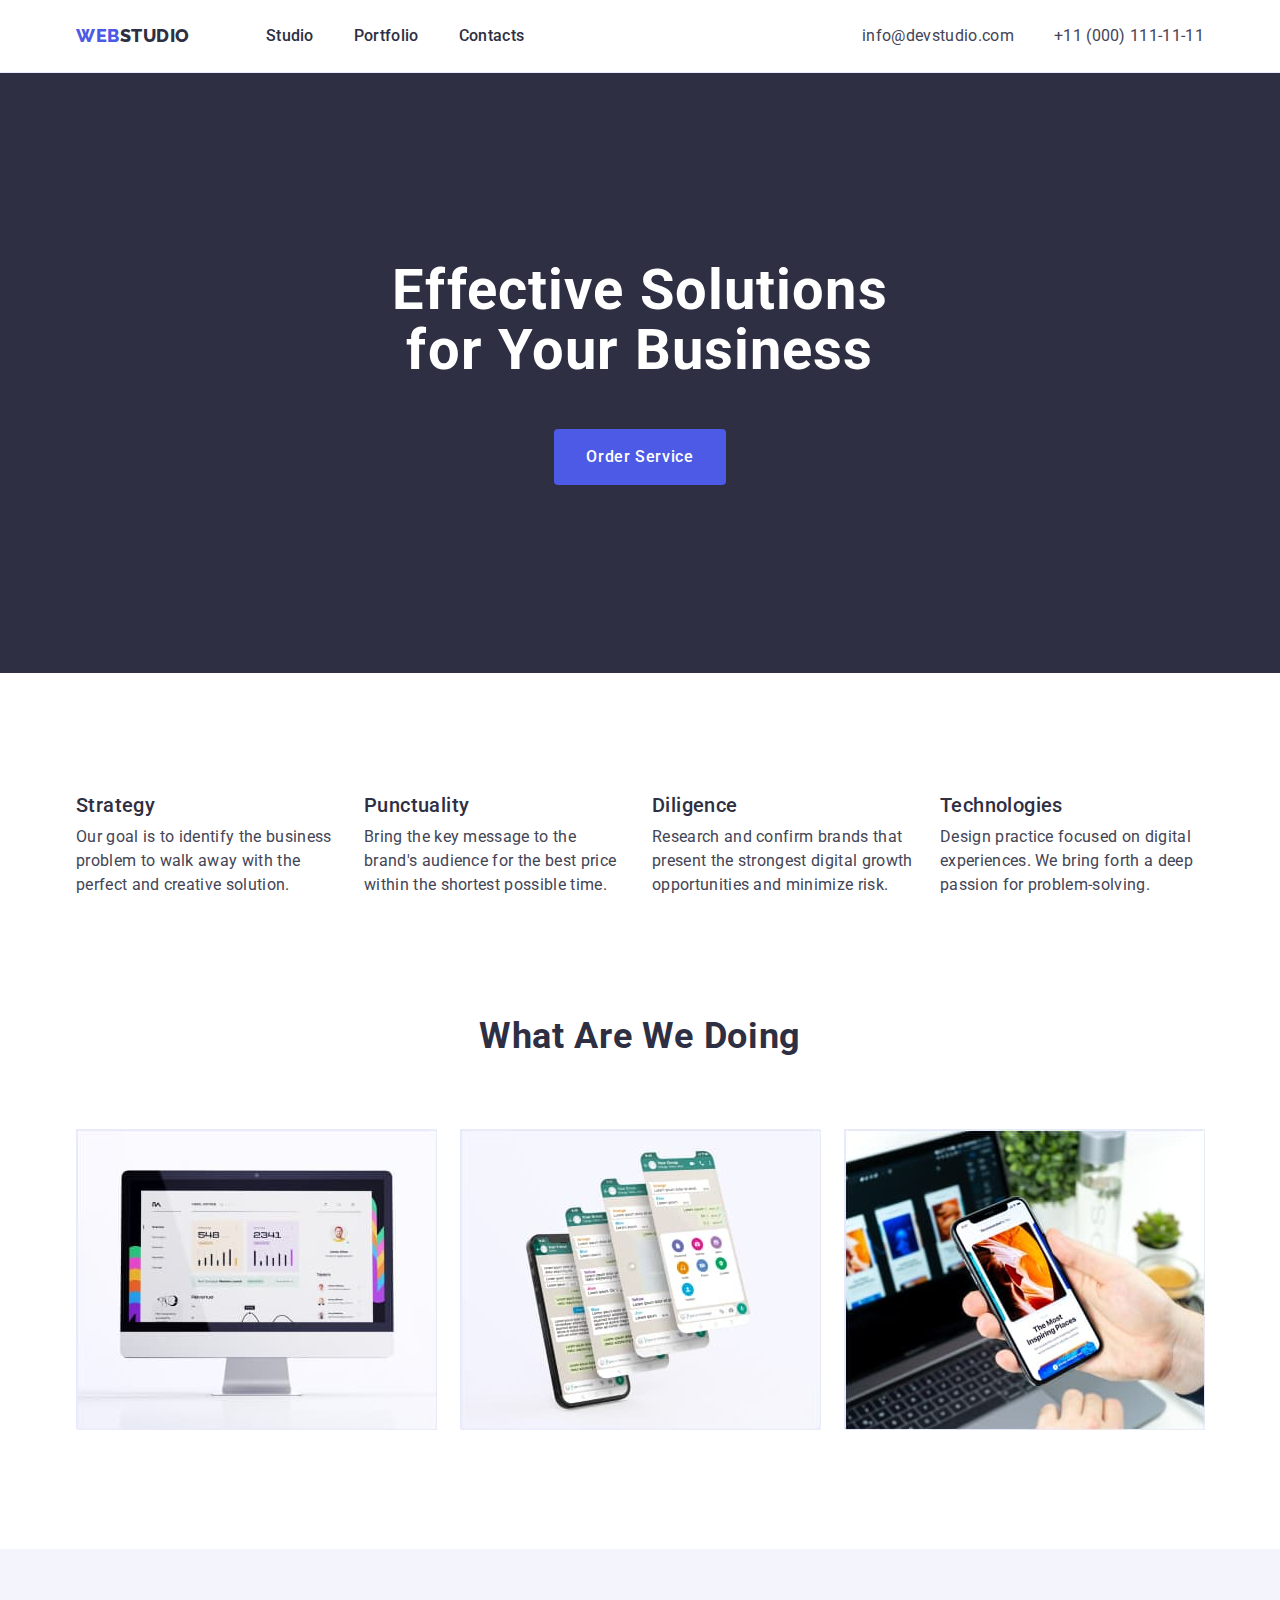
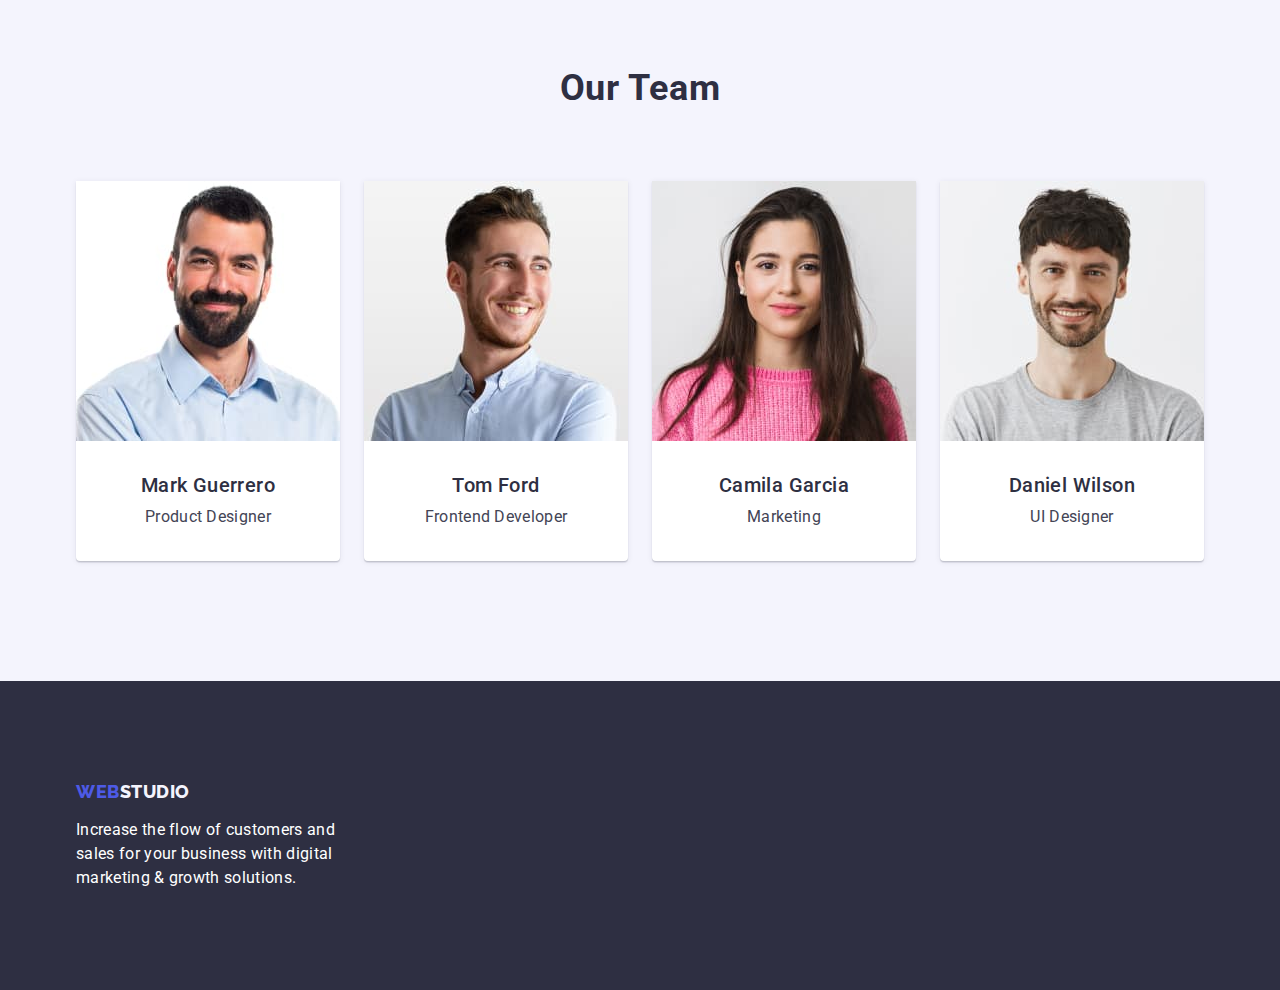
<file: index.html>
<!DOCTYPE html>
<html lang="en">
<head>
    <meta charset="UTF-8">
    <meta http-equiv="X-UA-Compatible" content="IE=edge">
    <meta name="viewport" content="width=device-width, initial-scale=1.0">
    <title>Document</title>
    <link rel="preconnect" href="https://fonts.googleapis.com">
    <link rel="preconnect" href="https://fonts.gstatic.com" crossorigin>
    <link href="https://fonts.googleapis.com/css2?family=Raleway:wght@800&family=Roboto:wght@400;500;700&display=swap" rel="stylesheet">
    <link
      rel="stylesheet"
      href="https://cdnjs.cloudflare.com/ajax/libs/modern-normalize/1.1.0/modern-normalize.min.css"
    />
    <link rel="stylesheet" href="./css/styles.css">
</head>
<body>
<header class="page-header">
    <div class="container page-header-container">
    <nav class="top-navigation">
        <a class="logo link" href="./index.html">Web<span class="studio-logo">Studio</span></a>
        <ul class="menu list">
            <li class="menu-item"><a class="menu-link link" href="./index.html">Studio</a></li>
            <li class="menu-item"><a class="menu-link link" href="./portfolio.html">Portfolio</a></li>
            <li class="menu-item"><a class="menu-link link" href="">Contacts</a></li>
        </ul>
    </nav>
    <address class="adress">
    <ul class="contact list ">
            <li class="contact-item"><a class="adress-contact link" href="mailto:info@devstudio.com">info@devstudio.com</a></li>
            <li class="contact-item"><a class="adress-contact link" href="tel:+110001111111">+11 (000) 111-11-11</a></li>
    </ul>
    </address>
    </div>
</header> 
<main class="main-page">
   <section class="feauter-one">
    <div class="container">
        <h1 class="main-header">Effective Solutions for Your Business</h1>
        <button class="button" type="button">Order Service</button>
    </div>
   </section>
   <section class="feauter-two section-feauter">
    <div class="container">
        <h2 hidden class="feauter-information">features</h2>
        <ul class="info-items list">
        <li class="info-item first-text">
            <h3 class="section">Strategy</h3>
            <p class="section-description">Our goal is to identify the business
                problem to walk away with the perfect and creative solution.</p>
        </li>
        <li class="info-item first-text">
            <h3 class="section">Punctuality</h3>
            <p class="section-description">Bring the key message to the brand's audience for the best price within the shortest possible time.</p>
        </li>
        <li class="info-item first-text">
            <h3 class="section">Diligence</h3>
            <p class="section-description">Research and confirm brands that present the strongest digital growth opportunities and minimize risk.</p>
        </li>
        <li class="info-item first-text">
            <h3 class="section">Technologies</h3>
            <p class="section-description">Design practice focused on digital experiences. We bring forth a deep passion for problem-solving.</p>
        </li>
        </ul>
    </div>
    </section>
    <section class="feauter-three section-feauter">
        <div class="container">
        <h2 class="section-header">What are we doing</h2>
        <ul class="work-items list">
        <li class="work-item work-team">
            <img class="section-img" src="./images/img1.jpg" alt="computer" width="360">
        </li>
        <li class="work-item work-team">
            <img class="section-img" src="./images/img2.jpg" alt="phone" width="360">
        </li>
        <li class="work-item work-team">
            <img class="section-img" src="./images/img3.jpg" alt="laptop" width="360">
        </li>
        </ul>
        </div>
    </section>
    
    <section class="feauter-four section-feauter">
        <div class="container">
            <h2 class="section-header-title">Our Team</h2>
            <ul class="section-header-list list">
                <li class="section-header-item team-company">
                    <img class="secondary-section-img" src="./images/img4.jpg" alt="man1" width="264" height="260">
                    <div class="name-position">
                    <h3 class="section-team">Mark Guerrero</h3>
                    <p class="section-description-text">Product Designer</p>
                    </div>
                </li>
                <li class="section-header-item team-company">
                    <img class="secondary-section-img" src="./images/img5.jpg" alt="woman" width="264" height="260">
                    <div class="name-position">
                    <h3 class="section-team">Tom Ford</h3>
                    <p class="section-description-text">Frontend Developer</p>
                    </div>
                </li>
                <li class="section-header-item team-company">
                    <img class="secondary-section-img" src="./images/img6.jpg" alt="man2" width="264" height="260">
                    <div class="name-position">
                    <h3 class="section-team">Camila Garcia</h3>
                    <p class="section-description-text">Marketing</p>
                    </div>
                </li>
                <li class="section-header-item team-company">
                    <img class="secondary-section-img" src="./images/img7.jpg" alt="man3" width="264" height="260">
                    <div class="name-position">
                    <h3 class="section-team">Daniel Wilson</h3>
                    <p class="section-description-text">UI Designer</p>
                    </div>
                </li>
            </ul>
        </div>
    </section>
</main>
<footer class="footer">
    <div class="container">
    <a class="logo link logo-footer" href="./index.html">Web<span class="studio-logo-footer">Studio</span></a>
    <p class="footer-text">Increase the flow of customers and sales for your business with digital marketing & growth solutions.</p>

    </div>
</footer>

</body>
</html>
</file>
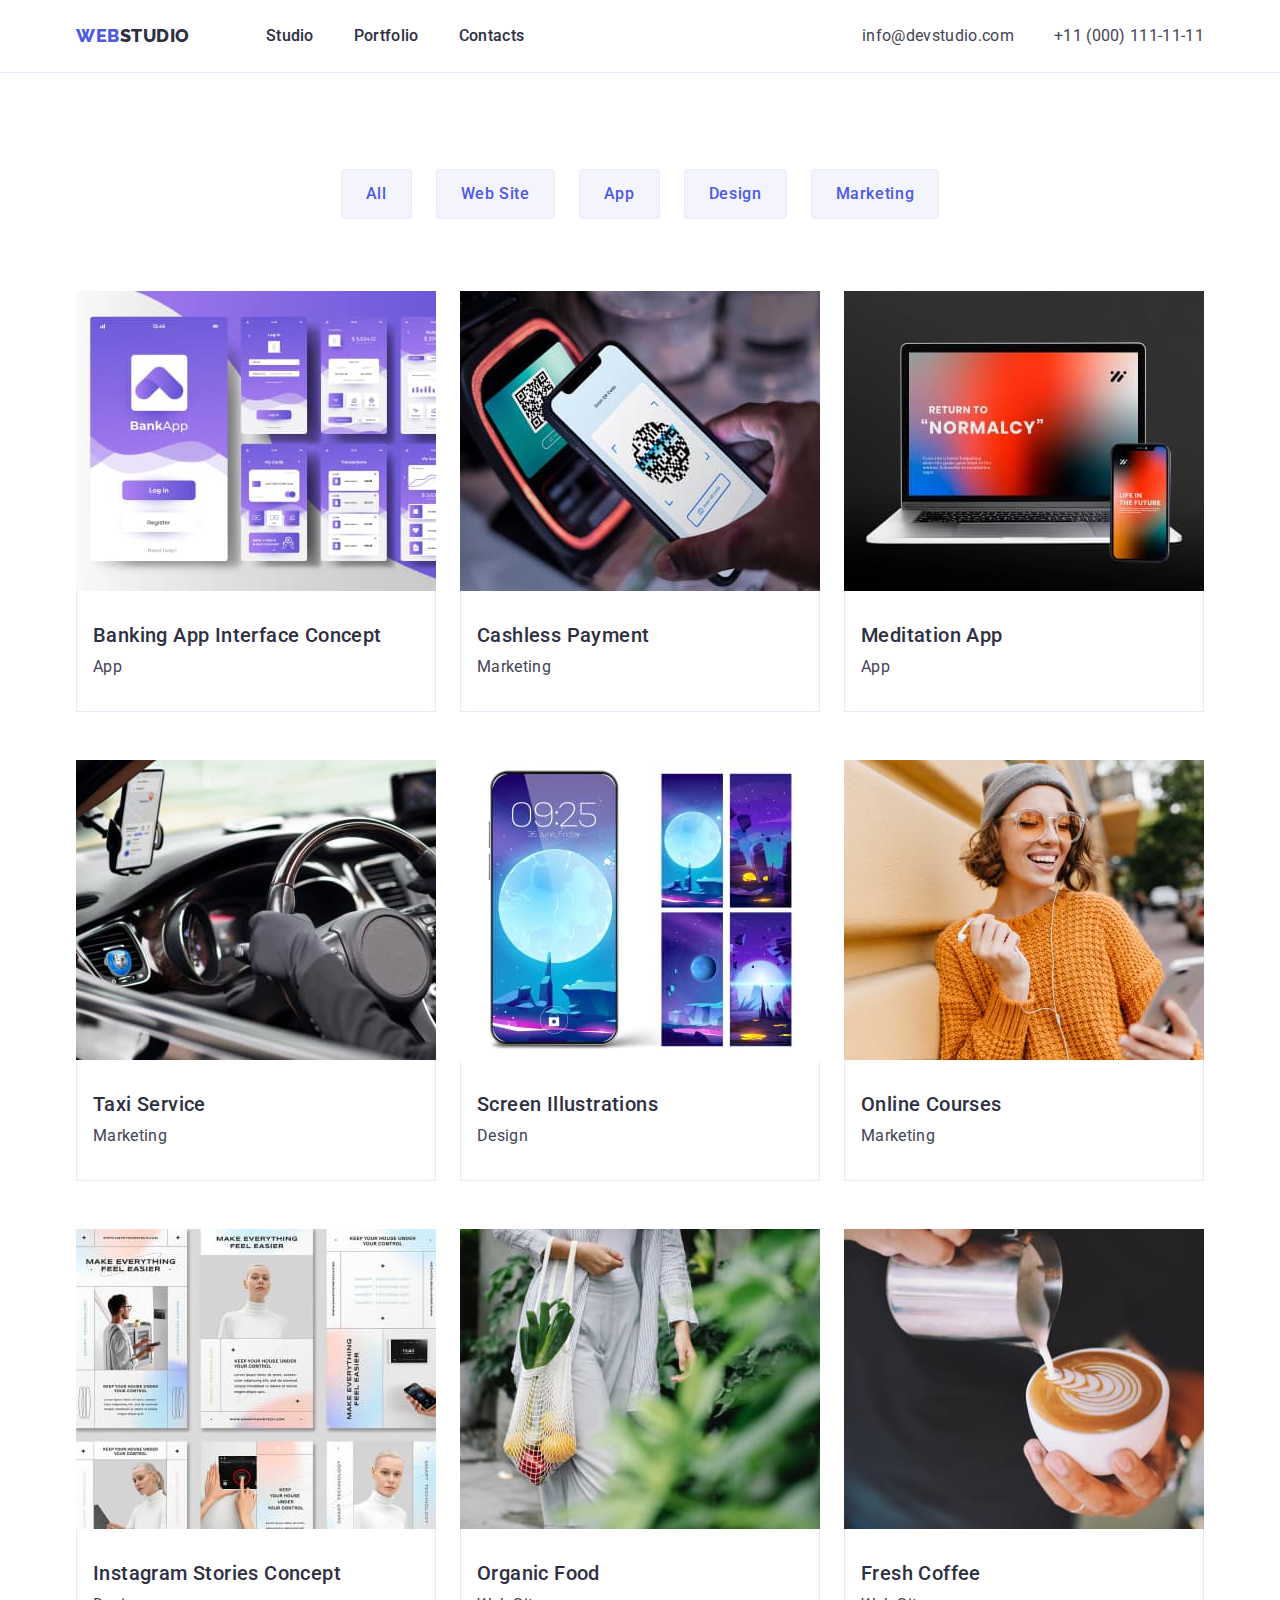
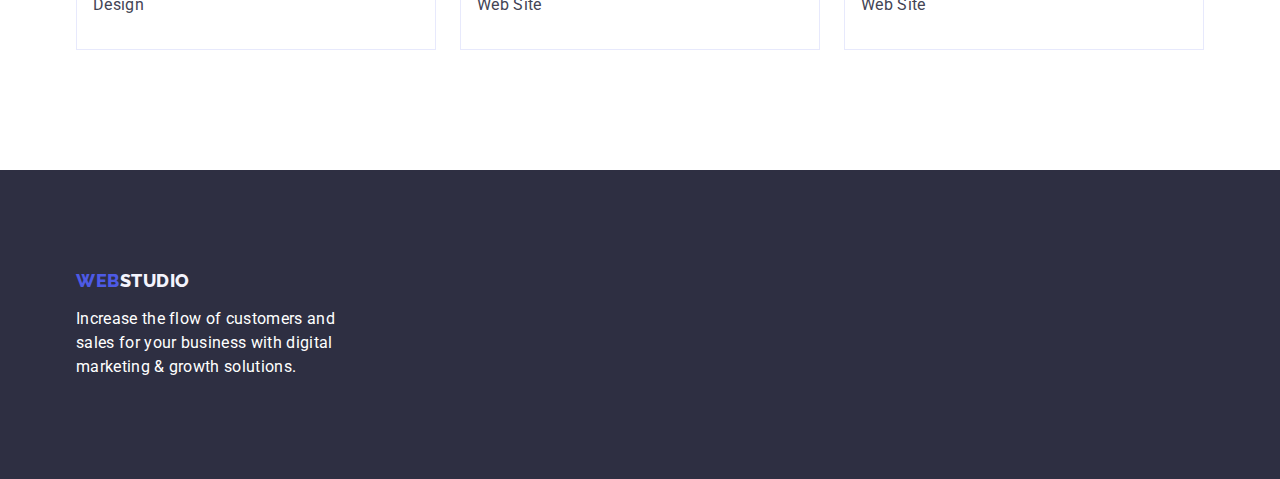
<file: portfolio.html>
<!DOCTYPE html>
<html lang="en">
<head>
    <meta charset="UTF-8">
    <meta http-equiv="X-UA-Compatible" content="IE=edge">
    <meta name="viewport" content="width=device-width, initial-scale=1.0">
    <title>Document</title>
    <link rel="preconnect" href="https://fonts.googleapis.com">
    <link rel="preconnect" href="https://fonts.gstatic.com" crossorigin>
    <link href="https://fonts.googleapis.com/css2?family=Raleway:wght@800&family=Roboto:wght@400;500;700&display=swap" rel="stylesheet">
    <link
      rel="stylesheet"
      href="https://cdnjs.cloudflare.com/ajax/libs/modern-normalize/1.1.0/modern-normalize.min.css"
    />
    <link rel="stylesheet" href="./css/styles.css">
</head>
<body>
<header class="page-header">
    <div class="container page-header-container">
    <nav class="top-navigation">
        <a class="logo link" href="./index.html">Web<span class="studio-logo">Studio</span></a>
        <ul class="menu list">
            <li class="menu-item"><a class="menu-link link" href="./index.html">Studio</a></li>
            <li class="menu-item"><a class="menu-link link" href="./portfolio.html">Portfolio</a></li>
            <li class="menu-item"><a class="menu-link link" href="">Contacts</a></li>
        </ul>
    </nav>
    <address class="adress">
    <ul class="contact list ">
            <li class="contact-item"><a class="adress-contact link" href="mailto:info@devstudio.com">info@devstudio.com</a></li>
            <li class="contact-item"><a class="adress-contact link" href="tel:+110001111111">+11 (000) 111-11-11</a></li>
    </ul>
    </address>
    </div>
</header> 
<main class="portfolio">   
 <section class="portfolio-btn">
    <div class="container">
    <h1 hidden class="portfolio-btn-filters">Filters</h1>
    <ul class="button-list list">
        <li class="button-item">
            <button class="button-portfolio" type="button">All</button>
        </li>
        <li class="button-item">
            <button class="button-portfolio" type="button">Web Site</button>   
        </li>
        <li class="button-item">
            <button class="button-portfolio" type="button">App</button>   
        </li>
        <li class="button-item">
            <button class="button-portfolio" type="button">Design</button>
        </li>
        <li class="button-item">
            <button class="button-portfolio" type="button">Marketing</button>
        </li>
    </ul>
 
    <ul class="work-items-portfolio list">
        <li class="section-work-item">
            <a href="" class="link">
            <img class="section-img" src="./images/img8.jpg" alt="Interface" width="360" height="300">
            <div class="container-portfolio">
                <h2 class="section-work-subject">Banking App Interface Concept</h2>
                <p class="section-work-text">App</p>
            </div>
            </a>
        </li>
        <li class="section-work-item">
            <a href="" class="link">
            <img class="section-img" src="./images/img9.jpg" alt="Payment" width="360" height="300">
            <div class="container-portfolio">
                <h2 class="section-work-subject">Cashless Payment</h2>
                <p class="section-work-text">Marketing</p>
            </div>
            </a>
        </li>
        <li class="section-work-item">
            <a href="" class="link">
            <img class="section-img" src="./images/img10.jpg" alt="Computer and phone" width="360" height="300">
            <div class="container-portfolio">
                <h2 class="section-work-subject">Meditation App</h2>
                <p class="section-work-text">App</p>
            </div>
            </a>
        </li>
        <li class="section-work-item">
            <a href="" class="link">
            <img class="section-img" src="./images/img11.jpg" alt="TaxiService" width="360" height="300">
            <div class="container-portfolio">
                <h2 class="section-work-subject">Taxi Service</h2>
                <p class="section-work-text">Marketing</p>
            </div>
            </a>
        </li>
        <li class="section-work-item">
            <a href="" class="link">
            <img class="section-img" src="./images/img12.jpg" alt="ScreenIllustrations" width="360" height="300">
            <div class="container-portfolio">
                <h2 class="section-work-subject">Screen Illustrations</h2>
                <p class="section-work-text">Design</p>
            </div>
            </a>
        </li>
        <li class="section-work-item">
            <a href="" class="link">
            <img class="section-img" src="./images/img13.jpg" alt="Girl with phone" width="360" height="300">
            <div class="container-portfolio">
                <h2 class="section-work-subject">Online Courses</h2>
                <p class="section-work-text">Marketing</p>
            </div>
            </a>
        </li>
        <li class="section-work-item">
            <a href="" class="link">
            <img class="section-img" src="./images/img14.jpg" alt="Instagram Stories" width="360" height="300">
            <div class="container-portfolio">
                <h2 class="section-work-subject">Instagram Stories Concept</h2>
                <p class="section-work-text">Design</p>
            </div>
            </a>
        </li>
        <li class="section-work-item">
            <a href="" class="link">
            <img class="section-img" src="./images/img15.jpg" alt="Food in pockage" width="360" height="300">
            <div class="container-portfolio">
                <h2 class="section-work-subject">Organic Food</h2>
                <p class="section-work-text">Web Site</p>
            </div>
            </a>
        </li>
        <li class="section-work-item">
            <a href="" class="link">
            <img class="section-img" src="./images/img16.jpg" alt="Coffee" width="360" height="300">
            <div class="container-portfolio">
                <h2 class="section-work-subject">Fresh Coffee</h2>
                <p class="section-work-text">Web Site</p>
            </div>
            </a>
        </li>
    </ul>
    </div>
 </section>
</main>
<footer class="footer">
    <div class="container">
    <a class="logo link logo-footer" href="./index.html">Web<span class="studio-logo-footer">Studio</span></a>
    <p class="footer-text">Increase the flow of customers and sales for your business with digital marketing & growth solutions.</p>

    </div>
</footer>

</body>
</html>
</file>
<file: css/styles.css>
:root {
         --primary-font: 'Roboto', sans-serif;
         --secondary-font: 'Raleway', sans-serif;
         --primery-text-color-theme-dark: #FFFFFF;
         --secondary-text-color-theme-dark: #F4F4FD;
         --primery-text-color-theme-light: #2E2F42;
         --secondary-text-color-theme-light: #434455;
         --accent-color: #404BBF;
        }
   
        body {
            font-family: 'Roboto', sans-serif;
            color: #434455;
            background-color: #FFFFFF;
            
            /*display: block;*/
        }
        
        .container {
            width: 1158px;
            margin-left: auto;
            margin-right: auto;
            padding-left: 15px;
            padding-right: 15px;
        }
        .list { 
            list-style: none;  
        }
        
        .link {
            text-decoration: none;
        }
        .page-header {
             background-color: #FFFFFF;
             border-bottom: 1px solid #e7e9fc;
        }
        .page-header-container {
            display: flex;
            padding-left: 15px;
            padding-right: 15px;
        }
        
        .modal-btn {
            font-family: var(--primary-font);
            font-style: normal;
            font-weight: 500;
            font-size: 16px;
            line-height: 1.5;
            letter-spacing: 0.02em;
            cursor: pointer;
            text-transform: uppercase;
            color: var(--primery-text-color-theme-light);
        }

        h1,
        h2,
        h3,
        p {
            margin-top: 0;
            margin-bottom: 0;
            padding-left: 0;
        }

        ul {
            margin-top: 0;
            margin-bottom: 0;
            padding: 0;
        }

        img {
            display: block;
           
        }
        li {
            display: list-item;
            text-align: -webkit-match-parent;
        }
        /* Header*/


        .page-header {
            display: flex;
            align-items: center;
            border-bottom: 1px solid #e7e9fc;
        }

        .top-navigation {
            display: flex;
            align-items: center;
        }
        .menu {
            display: flex;
            gap: 40px;
        }
        .logo {
            font-family: var(--secondary-font);
            font-style: normal;
            font-style: normal;
            font-weight: 800;
            font-size: 18px;
            line-height: 1.17;
            letter-spacing: 0.03em;
            text-transform: uppercase;
            color: #4D5AE5;
            margin-right: 76px;
        
        }
        .studio-logo {
            font-family: var(--secondary-font);
            font-style: normal;
            font-weight: 800;
            font-size: 18px;
            line-height: 1.17;
            text-transform: uppercase;
            color: #2E2F42;
        
        }
        .menu-link {
            font-style: normal;
            font-weight: 500;
            font-size: 16px;
            line-height: 1.5;
            letter-spacing: 0.02em;
            color: var(--primery-text-color-theme-light);
            padding-top: 24px;
            padding-bottom: 24px;

        }
        
        .menu-link:hover,
        .menu-link:focus {
            color: var(--accent-color);
        }
        .adress {
            font-style: normal;
            display: flex;
            align-items: center;
            margin-left: auto;
        }
        
        .adress-contact {
            font-family: var(--primary-font);
            font-style: normal;
            font-weight: 400;
            font-size: 16px;
            line-height: 1.5;
            letter-spacing: 0.02em;
            color: #434455;
            display: block;
            padding-top: 24px;
            padding-bottom: 24px;
        
        }
        /*::after, ::before {
            box-sizing: border-box;
        }*/

        .adress-contact:hover,
        .adress-contact:focus {
            color: var(--accent-color);
        }
        .contact {
            display: flex;
            align-items: center;
            gap: 40px;
        }
        .contact-item {
            display: list-item;
        }
        
        .maine-page {
            margin: auto;
        }
        .feauter-one {
            background-color: #2E2F42;
            padding-top: 188px;
            padding-bottom: 188px;
        }
        .main-header {
            font-family: var(--primary-font);
            font-style: normal;
            font-weight: 700;
            font-size: 56px;
            line-height: 1.07;
            letter-spacing: 0.02em;
            text-align: center;
            color: #FFFFFF;
            max-width: 496px;
            margin-bottom: 48px;
            margin: auto;
        
        }
        .button {
            font-family: var(--primary-font);
            font-style: normal;
            font-weight: 500;
            font-size: 16px;
            line-height: 1.5;
            letter-spacing: 0.04em;
            color: #FFFFFF;
            background: #4D5AE5;
            cursor: pointer;
            display: block;
            min-width: 169px;
            height: 56px;
            border: none;
            border-radius: 4px;
            padding: 16px 32px 16px 32px; 
            margin: auto;
            margin-top: 48px;

        }
        .button:hover,
        .button:focus {
            background-color: var(--accent-color);
        }

        .feauter-two {

            padding-top: 120px;
            padding-bottom: 120px;
            font-family: var(--primary-font);
            font-style: normal;
            font-weight: 500;
            font-size: 20px;
            line-height: 1.2;
            letter-spacing: 0.02em;
            color: #2E2F42;
            text-align: start;
            margin-top: 0;
            
        }

        .info-items {
            display: flex;
            gap: 24px;
            
        }
        .info-items:last-child {
            margin-right: 0;
        }

        .info-item {
            flex-basis: calc((100% - 72px) / 4);
        }
        

        /*.info-item {
            width: 264px;
            height: 104px; 
             
        }
        .first-text {
            flex-basis: calc((100% - 72px) / 4);
            
        }*/
        .section {
            
            font-family: var(--primary-font);
            font-style: normal;
            font-weight: 500;
            font-size: 20px;
            line-height: 1.2;
            letter-spacing: 0.02em;
            color: #2E2F42;
            text-align: start;
            margin-top: 0;
            margin-bottom: 8px;
        
        }
        .section-description {
          
            text-align: start;
            font-family: var(--primary-font);
            font-style: normal;
            font-weight: 400;
            font-size: 16px;
            line-height: 1.5;
            letter-spacing: 0.02em; 
            color: #434455;
            margin-bottom: 0;

        }

        .feauter-three {
            padding-bottom: 120px;
        }
        .section-header {
            font-family: var(--primary-font);
            font-style: normal;
            font-weight: 700;
            font-size: 36px;
            line-height: 1.11;
            letter-spacing: 0.02em;
            text-align: center;
            text-transform: capitalize;
            color: #2E2F42;
            margin-bottom: 72px;
            margin-top: 0;
        }

        .work-items {
            gap: 24px;
        }
        .work-items:last-child {
           display: flex;
        }
        
        .work-team {
            flex-basis: calc((100% - 72px) / 4);
        }
        .work-item {
            box-sizing: border-box;
            width: 360px;
            height: 300px;
            border: 1px solid#e7e9fc;
        }

        /*.section-header-list {
           
            gap: 24px;
        }*/

        .section-header-item {
            width: calc((100% - 48px) / 4);
        }
        /*.section-img {
            display: block;
    
        }*/ 

        /*section 4 */
        
        .feauter-four {
            background-color: #F4F4FD;
            padding-top: 120px;
            padding-bottom: 120px;
            
        }
        .section-header-title {
            font-family: var(--primary-font);
            font-style: normal;
            font-weight: 700;
            font-size: 36px;
            line-height: 1.11;
            letter-spacing: 0.02em;
            text-align: center;
            text-transform: capitalize;
            color: var(--primery-text-color-theme-light);
            margin-bottom: 72px;
            margin-top: 0;
        }
        
        .section-header-list {
            gap: 24px;
        }
        .section-header-list:last-child {
            display: flex;
        }
       
        .section-header-item {
            background-color: #FFFFFF;
            width: 264px;
            height: 380px;
            box-shadow: 0px 1px 6px rgba(46, 47, 66, 0.08), 0px 1px 1px rgba(46, 47, 66, 0.16), 0px 2px 1px rgba(46, 47, 66, 0.08);
            border-radius: 0px 0px 4px 4px;
            
        }
        .team-company {
            flex-basis: calc((100% - 72px) / 4);
        }
        .name-position {
            padding: 32px 16px;
        }
        
        .secondary-section-img {
            width: 264px;
            height: 260px;
            mix-blend-mode: normal;
            flex: none;
            order: 0;
            flex-grow: 0;
            display: block;
        }
        
        .section-team {
            font-family: var(--primary-font);
            font-style: normal;
            font-weight: 500;
            font-size: 20px;
            line-height: 1.2;
            letter-spacing: 0.02em;
            text-align: center;
            color: var(--primery-text-color-theme-light);
            text-align: center;
            margin-bottom: 8px;
            margin-top: 0;
            
        }
        .section-description-text {
            font-family: var(--primary-font);
            font-style: normal;
            font-weight: 400;
            font-size: 16px;
            line-height: 1.5;
            letter-spacing: 0.02em;
            text-align: center;
            color: var(--secondary-text-color-theme-light);
            margin-bottom: 0px;

        }

        /*footer*/

        .footer {
            background-color: #2E2F42;
            padding-top: 100px;
            padding-bottom: 100px;
            /*margin: auto;
            width: 1440px;
            height: 312px;
            padding-top: 100px;
            padding-bottom: 100px;
            position: absolute;*/
        }

        .studio-logo-footer {
            align-items: center;
            padding: 0px;
            width: 115px;
            height: 24px;
            left: 156px;
            margin-bottom: 16px;
            color: #f4f4fd;

        }

        .logo-footer {
            display: inline-block;
            margin-bottom: 16px;
        }
        .footer-text {
            margin: 0;
            max-width: 264px;
            letter-spacing: 0.02em;
            font-family: var(--primary-font);
            font-style: normal;
            font-weight: 400;
            font-size: 16px;
            line-height: 1.5;
            color: var(--primery-text-color-theme-dark);
        }
       /* portfolio*/


       .portfolio-btn {
        padding: 96px 0 120px;
       }

       .button-list {
        display: flex;
        justify-content: center;
        gap: 24px; 
        margin-bottom: 72px;
       }

       .button-portfolio {
            font-family: var(--primary-font);
            font-style: normal;
            font-weight: 500;
            font-size: 16px;
            line-height: 1.5;
            letter-spacing: 0.04em;
            color: #4D5AE5;
            background-color: #F4F4FD;
            cursor: pointer;
            padding: 12px 24px;
            border: 1px solid #e7e9fc;
            border-radius: 4px;
       }

       .button-portfolio:hover,
       .button-portfolio:focus {
            color: #FFFFFF;
            background-color: var(--accent-color);
            border: 1px solid transparent;
       }

        .button-click {
            font-family: var(--primary-font);
            font-style: normal;
            font-weight: 500;
            font-size: 16px;
            line-height: 1.5;
            text-align: center;
            color: #4D5AE5;

        }
        .work-items-portfolio {
            display: flex;
            flex-wrap: wrap;
            column-gap: 24px;
            row-gap: 48px;
            
        }

        .section-work-item {
            text-decoration: none;
            width: calc((100% - 48px) / 3);
            
        }

        .container-portfolio {
            padding: 32px 16px;
            border: 1px solid #e7e9fc;
            border-top: none; 
        }
        .section-work-subject {
            font-style: normal;
            font-weight: 500;
            font-size: 20px;
            line-height: 1.2;
            letter-spacing: 0.02em;
            color: var(--primery-text-color-theme-light);
            margin-bottom: 8px;
        }   
        .section-work-text {
            font-style: normal;
            font-weight: 400;
            font-size: 16px;
            line-height: 1.5;
            letter-spacing: 0.02em;
            color: var(--secondary-text-color-theme-light); 
        }
</file>
